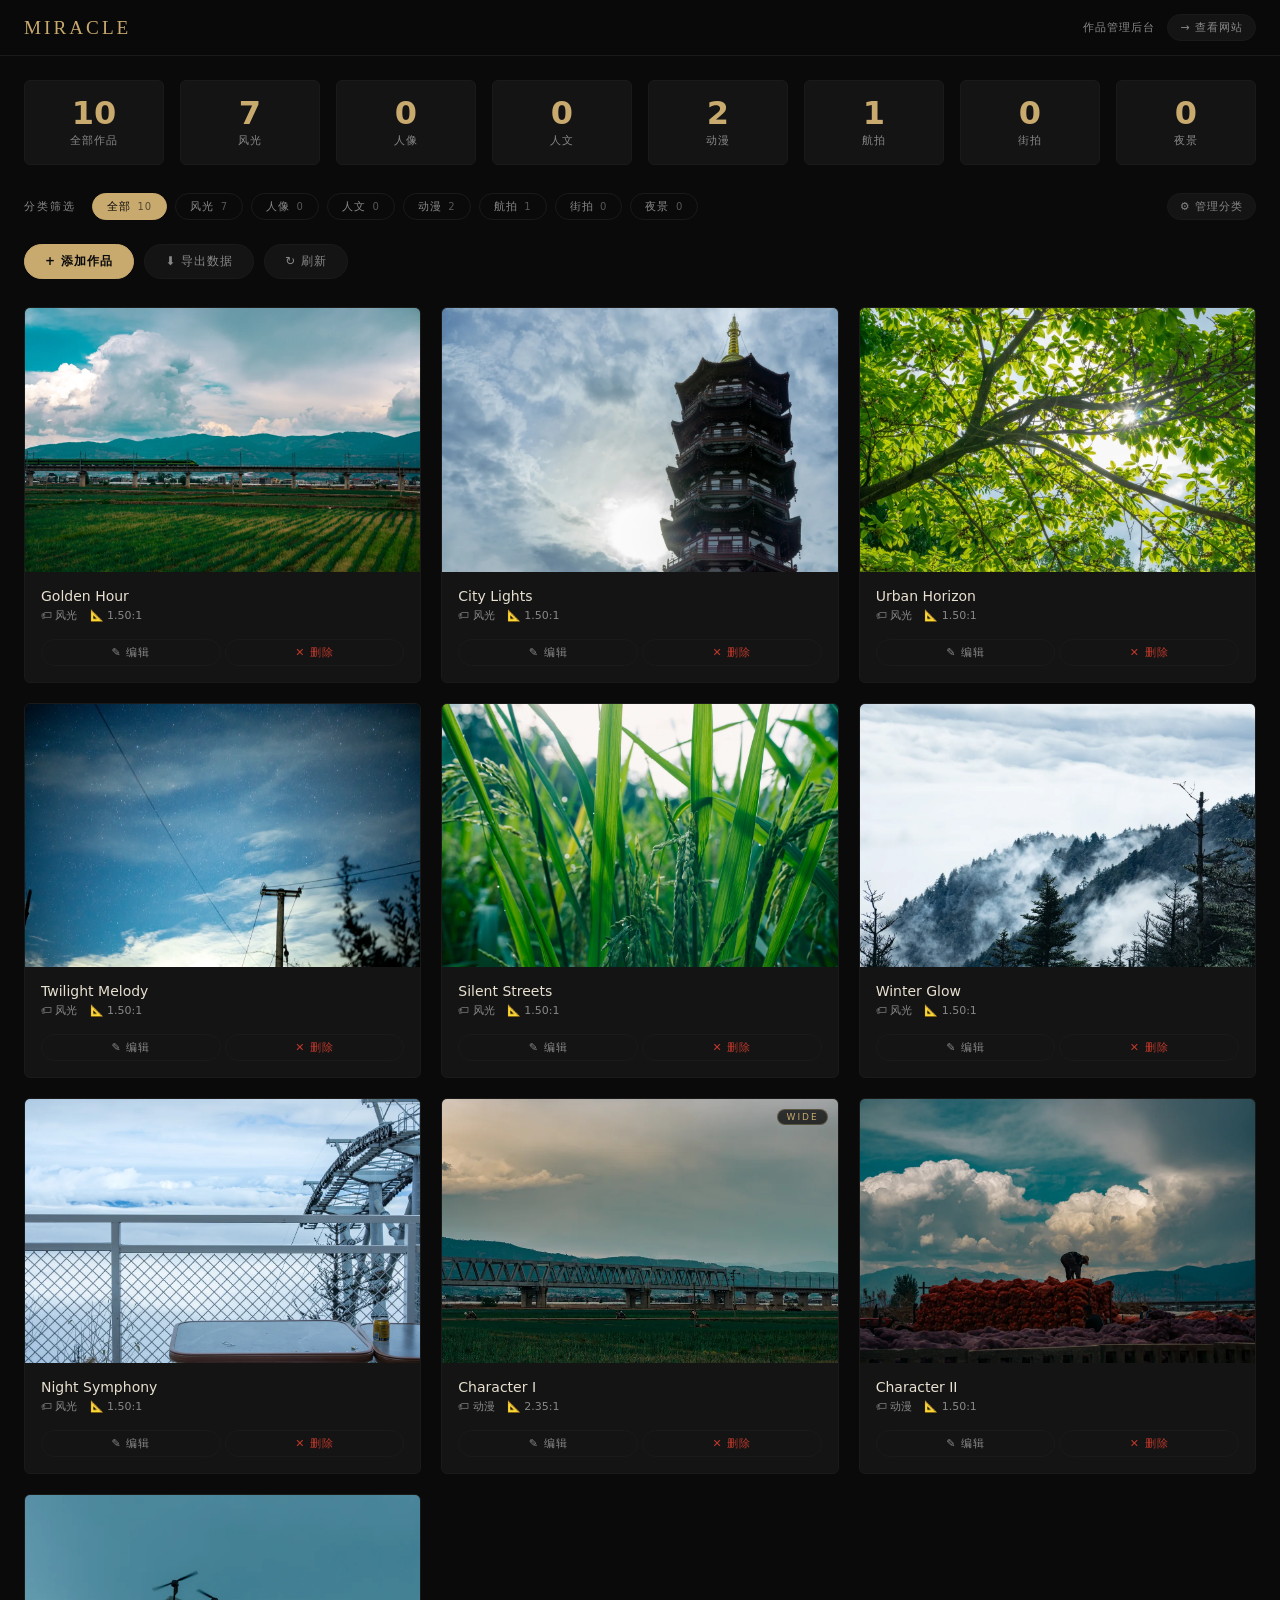
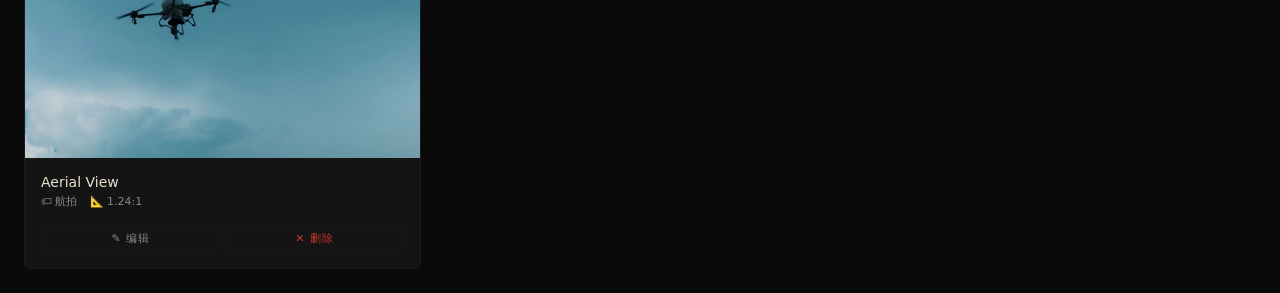
<file: admin.html>
<!DOCTYPE html>
<html lang="zh-CN">
<head>
<meta charset="UTF-8">
<meta name="viewport" content="width=device-width, initial-scale=1.0">
<title>作品管理后台 — Miracle Photography</title>
<style>
/* ===== Reset & Theme ===== */
*,*::before,*::after{box-sizing:border-box;margin:0;padding:0}
:root{
  --bg:#0A0A0A;--surface:#141414;--gold:#C8A96E;--gold-dim:rgba(200,169,110,0.15);
  --text:#E8E0D0;--text-dim:#888;--text-weak:#555;--border:#1A1A1A;
  --danger:#C0392B;--danger-bg:rgba(192,57,43,0.1);--success:#27AE60;
  --radius:6px;
}
body{font-family:system-ui,-apple-system,sans-serif;background:var(--bg);color:var(--text);min-height:100vh;-webkit-font-smoothing:antialiased}
a{color:var(--gold);text-decoration:none}
button{cursor:pointer;font-family:inherit}

/* ===== Layout ===== */
.topbar{
  position:sticky;top:0;z-index:100;background:rgba(10,10,10,0.92);backdrop-filter:blur(12px);
  border-bottom:0.5px solid var(--border);padding:0 24px;display:flex;align-items:center;justify-content:space-between;height:56px;
}
.topbar h1{font-family:'Playfair Display',Georgia,serif;font-size:1.2rem;color:var(--gold);letter-spacing:3px;font-weight:400}
.topbar-actions{display:flex;gap:12px;align-items:center}
.btn{
  padding:8px 20px;border-radius:20px;font-size:12px;font-weight:500;letter-spacing:1px;
  border:0.5px solid var(--border);background:var(--surface);color:var(--text-dim);
  transition:all 0.25s ease;display:inline-flex;align-items:center;gap:6px;
}
.btn:hover{color:var(--text);border-color:var(--text-dim)}
.btn-primary{background:var(--gold);color:var(--bg);border-color:var(--gold);font-weight:600}
.btn-primary:hover{background:#d4b47a;color:var(--bg)}
.btn-danger{color:var(--danger)}
.btn-danger:hover{background:var(--danger-bg);border-color:var(--danger)}
.btn-sm{padding:5px 12px;font-size:11px}
.btn-icon{width:32px;height:32px;padding:0;display:inline-flex;align-items:center;justify-content:center;border-radius:50%}

.container{max-width:1400px;margin:0 auto;padding:24px}

/* ===== Stats Bar ===== */
.stats-bar{
  display:flex;gap:16px;margin-bottom:28px;flex-wrap:wrap;
}
.stat-card{
  flex:1;min-width:120px;background:var(--surface);border-radius:var(--radius);
  border:0.5px solid var(--border);padding:16px 20px;text-align:center;
}
.stat-num{font-size:2rem;font-weight:600;color:var(--gold);line-height:1}
.stat-label{font-size:11px;color:var(--text-dim);letter-spacing:1px;margin-top:4px;text-transform:uppercase}

/* ===== Tag Chips ===== */
.tag-bar{display:flex;gap:8px;flex-wrap:wrap;margin-bottom:24px;align-items:center}
.tag-bar-label{font-size:11px;color:var(--text-dim);letter-spacing:2px;text-transform:uppercase;margin-right:8px}
.tag-chip{
  padding:5px 14px;border-radius:14px;font-size:11px;letter-spacing:1px;
  border:0.5px solid var(--border);color:var(--text-dim);transition:all 0.2s ease;
}
.tag-chip:hover,.tag-chip.active{border-color:var(--gold);color:var(--gold);background:var(--gold-dim)}
.tag-chip.active{background:var(--gold);color:var(--bg);border-color:var(--gold)}
.tag-chip .count{font-size:10px;opacity:0.6;margin-left:2px}

/* ===== Photo Grid ===== */
.photo-grid{display:grid;grid-template-columns:repeat(auto-fill,minmax(300px,1fr));gap:20px}
.photo-card{
  background:var(--surface);border-radius:var(--radius);border:0.5px solid var(--border);
  overflow:hidden;transition:all 0.3s ease;position:relative;
}
.photo-card:hover{border-color:#333;box-shadow:0 8px 32px rgba(0,0,0,0.4)}
.photo-card .thumb-wrap{position:relative;overflow:hidden;aspect-ratio:3/2;background:#111}
.photo-card .thumb-wrap img{width:100%;height:100%;object-fit:cover;transition:transform 0.4s ease}
.photo-card:hover .thumb-wrap img{transform:scale(1.04)}
.photo-card .card-body{padding:16px}
.photo-card .card-title{font-size:14px;font-weight:500;color:var(--text);margin-bottom:4px}
.photo-card .card-meta{font-size:11px;color:var(--text-dim);display:flex;gap:12px}
.photo-card .card-meta span{display:inline-flex;align-items:center;gap:3px}
.photo-card .card-actions{display:flex;gap:4px;padding:0 16px 16px}
.photo-card .card-actions .btn{flex:1;justify-content:center}
.photo-card .widescreen-badge{
  position:absolute;top:10px;right:10px;background:rgba(0,0,0,0.7);color:var(--gold);
  font-size:9px;letter-spacing:2px;padding:2px 8px;border-radius:10px;border:0.5px solid rgba(200,169,110,0.3);
}

/* ===== Empty State ===== */
.empty-state{text-align:center;padding:80px 20px;grid-column:1/-1}
.empty-state .icon{font-size:48px;margin-bottom:16px;opacity:0.3}
.empty-state p{color:var(--text-weak);font-size:13px}

/* ===== Modal ===== */
.modal-overlay{
  position:fixed;inset:0;z-index:200;background:rgba(0,0,0,0.8);backdrop-filter:blur(4px);
  display:flex;align-items:center;justify-content:center;opacity:0;pointer-events:none;transition:opacity 0.3s ease;
}
.modal-overlay.open{opacity:1;pointer-events:auto}
.modal{
  background:var(--surface);border-radius:var(--radius);border:0.5px solid var(--border);
  width:90%;max-width:560px;max-height:90vh;overflow-y:auto;box-shadow:0 20px 60px rgba(0,0,0,0.6);
}
.modal-header{
  padding:20px 24px;border-bottom:0.5px solid var(--border);
  display:flex;align-items:center;justify-content:space-between;
}
.modal-header h2{font-size:16px;font-weight:500;letter-spacing:1px}
.modal-close{width:32px;height:32px;border-radius:50%;border:0.5px solid var(--border);background:none;color:var(--text-dim);font-size:18px;transition:all 0.2s}
.modal-close:hover{color:var(--text);border-color:var(--text-dim)}
.modal-body{padding:24px}
.modal-footer{padding:16px 24px;border-top:0.5px solid var(--border);display:flex;justify-content:flex-end;gap:10px}

/* ===== Form ===== */
.form-group{margin-bottom:18px}
.form-label{display:block;font-size:11px;color:var(--text-dim);letter-spacing:1px;text-transform:uppercase;margin-bottom:6px}
.form-input,.form-select{
  width:100%;padding:10px 14px;background:var(--bg);border:0.5px solid var(--border);
  border-radius:var(--radius);color:var(--text);font-size:13px;font-family:inherit;transition:border-color 0.2s;
}
.form-input:focus,.form-select:focus{outline:none;border-color:var(--gold)}
.form-select option{background:var(--surface);color:var(--text)}
.form-hint{font-size:10px;color:var(--text-weak);margin-top:4px}

/* Upload Zone */
.upload-zone{
  border:1px dashed var(--border);border-radius:var(--radius);padding:32px;text-align:center;
  transition:all 0.3s ease;cursor:pointer;background:var(--bg);
}
.upload-zone:hover,.upload-zone.dragover{border-color:var(--gold);background:var(--gold-dim)}
.upload-zone .icon{font-size:36px;margin-bottom:8px;opacity:0.4}
.upload-zone p{font-size:12px;color:var(--text-dim)}
.upload-zone .preview-img{max-height:180px;margin:12px auto 0;border-radius:4px;display:none}

/* Tag Manager */
.tag-manager{display:flex;gap:8px;flex-wrap:wrap;align-items:center}
.tag-manager-item{
  padding:4px 12px;border-radius:12px;font-size:11px;letter-spacing:1px;
  background:var(--bg);border:0.5px solid var(--border);color:var(--text-dim);
  display:inline-flex;align-items:center;gap:6px;
}
.tag-manager-item .remove-tag{font-size:14px;cursor:pointer;opacity:0.4;transition:opacity 0.2s}
.tag-manager-item .remove-tag:hover{opacity:1;color:var(--danger)}
.tag-manager-add{display:flex;gap:6px}
.tag-manager-add input{padding:4px 10px;background:var(--bg);border:0.5px solid var(--border);border-radius:12px;color:var(--text);font-size:11px;width:100px}
.tag-manager-add input:focus{outline:none;border-color:var(--gold)}

/* Toast */
.toast{
  position:fixed;bottom:24px;right:24px;z-index:300;padding:12px 24px;border-radius:var(--radius);
  font-size:13px;font-weight:500;color:#fff;background:#1a1a1a;border:0.5px solid var(--border);
  box-shadow:0 8px 24px rgba(0,0,0,0.5);transform:translateY(100px);opacity:0;transition:all 0.3s ease;
}
.toast.show{transform:translateY(0);opacity:1}
.toast.success{border-color:var(--success);color:var(--success)}
.toast.error{border-color:var(--danger);color:var(--danger)}

/* ===== Responsive ===== */
@media(max-width:768px){
  .photo-grid{grid-template-columns:1fr}
  .topbar{padding:0 12px}
  .topbar h1{font-size:1rem;letter-spacing:2px}
  .stats-bar{flex-wrap:wrap}
  .stat-card{min-width:80px;padding:12px}
  .stat-num{font-size:1.5rem}
  .modal{max-width:95vw}
}
</style>
</head>
<body>

<!-- ===== Topbar ===== -->
<header class="topbar">
  <h1>MIRACLE</h1>
  <div class="topbar-actions">
    <span style="font-size:11px;color:var(--text-dim);letter-spacing:1px">作品管理后台</span>
    <a href="index.html" class="btn btn-sm" target="_blank">→ 查看网站</a>
  </div>
</header>

<div class="container">

  <!-- ===== Stats ===== -->
  <div class="stats-bar" id="statsBar"></div>

  <!-- ===== Tag Filter ===== -->
  <div class="tag-bar" id="tagBar">
    <span class="tag-bar-label">分类筛选</span>
  </div>

  <!-- ===== Actions ===== -->
  <div style="display:flex;gap:10px;margin-bottom:28px;flex-wrap:wrap">
    <button class="btn btn-primary" onclick="openAddModal()">+ 添加作品</button>
    <button class="btn" onclick="exportData()">⬇ 导出数据</button>
    <button class="btn" id="btnRefresh" onclick="location.reload()">↻ 刷新</button>
  </div>

  <!-- ===== Photo Grid ===== -->
  <div class="photo-grid" id="photoGrid"></div>
</div>

<!-- ===== Add/Edit Modal ===== -->
<div class="modal-overlay" id="modalOverlay">
  <div class="modal" id="modal">
    <div class="modal-header">
      <h2 id="modalTitle">添加作品</h2>
      <button class="modal-close" onclick="closeModal()">&times;</button>
    </div>
    <div class="modal-body">
      <!-- Upload -->
      <div class="form-group" id="uploadGroup">
        <label class="form-label">上传照片</label>
        <div class="upload-zone" id="uploadZone" onclick="document.getElementById('fileInput').click()">
          <div class="icon">📁</div>
          <p>点击或拖拽上传 JPG/PNG 照片</p>
          <img class="preview-img" id="previewImg">
        </div>
        <input type="file" id="fileInput" accept="image/jpeg,image/png" style="display:none" onchange="handleFileSelect(this)">
      </div>
      <!-- Title -->
      <div class="form-group">
        <label class="form-label">作品标题</label>
        <input class="form-input" id="inputTitle" placeholder="给作品起个名字...">
      </div>
      <!-- Tag -->
      <div class="form-group">
        <label class="form-label">分类标签</label>
        <select class="form-select" id="inputTag"></select>
      </div>
      <!-- Current thumb -->
      <div class="form-group" id="thumbInfo" style="display:none">
        <label class="form-label">当前缩略图</label>
        <div class="form-hint" id="thumbPath"></div>
      </div>
      <!-- Hidden fields -->
      <input type="hidden" id="inputFile">
      <input type="hidden" id="inputThumb">
      <input type="hidden" id="inputAspect">
      <input type="hidden" id="editIndex" value="-1">
    </div>
    <div class="modal-footer">
      <button class="btn" onclick="closeModal()">取消</button>
      <button class="btn btn-primary" id="btnSave" onclick="savePhoto()">保存</button>
    </div>
  </div>
</div>

<!-- ===== Tag Management Modal ===== -->
<div class="modal-overlay" id="tagModalOverlay">
  <div class="modal" style="max-width:440px">
    <div class="modal-header">
      <h2>管理分类</h2>
      <button class="modal-close" onclick="closeTagModal()">&times;</button>
    </div>
    <div class="modal-body">
      <p class="form-hint" style="margin-bottom:16px">添加或移除照片分类标签（至少保留一个）</p>
      <div class="tag-manager" id="tagManagerList"></div>
      <div class="tag-manager-add" style="margin-top:12px">
        <input type="text" id="newTagInput" placeholder="新分类名..." onkeydown="if(event.key==='Enter')addTag()">
        <button class="btn btn-sm btn-primary" onclick="addTag()">添加</button>
      </div>
    </div>
    <div class="modal-footer">
      <button class="btn" onclick="closeTagModal()">完成</button>
    </div>
  </div>
</div>

<!-- ===== Toast ===== -->
<div class="toast" id="toast"></div>

<script>
/* ==========================================
   Admin Panel — 照片管理后台
   ========================================== */

var photos = [];
var tags = ['landscape','portrait','humanistic','anime','drone','street','night'];
var tagLabels = { landscape:'风光',portrait:'人像',humanistic:'人文',anime:'动漫',drone:'航拍',street:'街拍',night:'夜景' };
var currentFilter = 'all';
var editingIndex = -1;
var uploadedFile = null;
var generatedThumbBlob = null;

/* ===== localStorage keys ===== */
var LS_PHOTOS = 'miracle_photos';
var LS_TAGS = 'miracle_tags';
var LS_TAGLABELS = 'miracle_tag_labels';

/* ===== Init ===== */
loadPhotos();

var DEFAULT_PHOTOS = [
  { file:'photos/00-2923.webp',thumb:'thumbs/00-2923.webp',tag:'landscape',title:'Golden Hour',aspectRatio:1.50 },
  { file:'photos/00-3279.webp',thumb:'thumbs/00-3279.webp',tag:'landscape',title:'City Lights',aspectRatio:1.50 },
  { file:'photos/00-3531.webp',thumb:'thumbs/00-3531.webp',tag:'landscape',title:'Urban Horizon',aspectRatio:1.50 },
  { file:'photos/00-4361.webp',thumb:'thumbs/00-4361.webp',tag:'landscape',title:'Twilight Melody',aspectRatio:1.50 },
  { file:'photos/00-4443.webp',thumb:'thumbs/00-4443.webp',tag:'landscape',title:'Silent Streets',aspectRatio:1.50 },
  { file:'photos/00-4561.webp',thumb:'thumbs/00-4561.webp',tag:'landscape',title:'Winter Glow',aspectRatio:1.50 },
  { file:'photos/00-4793.webp',thumb:'thumbs/00-4793.webp',tag:'landscape',title:'Night Symphony',aspectRatio:1.50 },
  { file:'photos/动漫1-2939.webp',thumb:'thumbs/动漫1-2939.webp',tag:'anime',title:'Character I',aspectRatio:2.35 },
  { file:'photos/动漫2-2940.webp',thumb:'thumbs/动漫2-2940.webp',tag:'anime',title:'Character II',aspectRatio:1.50 },
  { file:'photos/无人机1-2937.webp',thumb:'thumbs/无人机1-2937.webp',tag:'drone',title:'Aerial View',aspectRatio:1.24 }
];

function loadPhotos(){
  // 1. 从 localStorage 加载
  var cached = localStorage.getItem(LS_PHOTOS);
  if(cached){
    try {
      photos = JSON.parse(cached);
      if(photos && photos.length > 0){
        loadTagsFromStorage();
        extractTags();
        render();
        return;
      }
    } catch(e){}
  }

  // 2. 兜底：内置数据 + 写入localStorage
  photos = DEFAULT_PHOTOS.slice();
  saveToStorage();
  loadTagsFromStorage();
  extractTags();
  render();
}

function loadTagsFromStorage(){
  var t = localStorage.getItem(LS_TAGS);
  if(t){
    try { tags = JSON.parse(t); } catch(e){}
  }
  var l = localStorage.getItem(LS_TAGLABELS);
  if(l){
    try { tagLabels = JSON.parse(l); } catch(e){}
  }
}

function saveToStorage(){
  localStorage.setItem(LS_PHOTOS, JSON.stringify(photos));
  localStorage.setItem(LS_TAGS, JSON.stringify(tags));
  localStorage.setItem(LS_TAGLABELS, JSON.stringify(tagLabels));
  // 触发同源其他标签页的 storage 事件
  window.dispatchEvent(new StorageEvent('storage', { key: LS_PHOTOS }));
}

function extractTags(){
  var set = {};
  photos.forEach(function(p){ if(p.tag) set[p.tag]=true; });
  // merge with existing
  Object.keys(set).forEach(function(t){ if(tags.indexOf(t)===-1) tags.push(t); });
}

/* ===== Render ===== */
function render(){
  renderStats();
  renderTags();
  renderGrid();
}

function renderStats(){
  var all = photos.length;
  var counts = {};
  photos.forEach(function(p){ counts[p.tag] = (counts[p.tag]||0)+1; });
  var html = '<div class="stat-card"><div class="stat-num">'+all+'</div><div class="stat-label">全部作品</div></div>';
  tags.forEach(function(t){
    html += '<div class="stat-card"><div class="stat-num">'+(counts[t]||0)+'</div><div class="stat-label">'+(tagLabels[t]||t)+'</div></div>';
  });
  document.getElementById('statsBar').innerHTML = html;
}

function renderTags(){
  var bar = document.getElementById('tagBar');
  var html = '<span class="tag-bar-label">分类筛选</span>';
  html += '<span class="tag-chip'+(currentFilter==='all'?' active':'')+'" onclick="setFilter(\'all\')">全部 <span class="count">'+photos.length+'</span></span>';
  tags.forEach(function(t){
    var count = photos.filter(function(p){ return p.tag===t; }).length;
    html += '<span class="tag-chip'+(currentFilter===t?' active':'')+'" onclick="setFilter(\''+t+'\')">'+(tagLabels[t]||t)+' <span class="count">'+count+'</span></span>';
  });
  html += '<button class="btn btn-sm" style="margin-left:auto" onclick="openTagModal()">⚙ 管理分类</button>';
  bar.innerHTML = html;
}

function renderGrid(){
  var grid = document.getElementById('photoGrid');
  var filtered = currentFilter === 'all' ? photos : photos.filter(function(p){ return p.tag === currentFilter; });

  if(filtered.length === 0){
    grid.innerHTML = '<div class="empty-state"><div class="icon">📷</div><p>还没有作品，点击上方按钮添加</p></div>';
    return;
  }

  var html = '';
  filtered.forEach(function(p, idx){
    var realIdx = photos.indexOf(p);
    var isWide = p.aspectRatio && p.aspectRatio > 2.0;
    html += '<div class="photo-card">';
    html += '<div class="thumb-wrap">';
    html += '<img src="'+p.thumb+'" alt="'+p.title+'" loading="lazy">';
    if(isWide) html += '<span class="widescreen-badge">WIDE</span>';
    html += '</div>';
    html += '<div class="card-body">';
    html += '<div class="card-title">'+escHtml(p.title||'未命名')+'</div>';
    html += '<div class="card-meta">';
    html += '<span>🏷 '+(tagLabels[p.tag]||p.tag)+'</span>';
    html += '<span>📐 '+p.aspectRatio.toFixed(2)+':1</span>';
    html += '</div></div>';
    html += '<div class="card-actions">';
    html += '<button class="btn btn-sm" onclick="openEditModal('+realIdx+')">✎ 编辑</button>';
    html += '<button class="btn btn-sm btn-danger" onclick="deletePhoto('+realIdx+')">✕ 删除</button>';
    html += '</div></div>';
  });
  grid.innerHTML = html;
}

/* ===== Filter ===== */
function setFilter(tag){ currentFilter = tag; render(); }

/* ===== Add Modal ===== */
function openAddModal(){
  editingIndex = -1;
  uploadedFile = null;
  generatedThumbBlob = null;
  document.getElementById('modalTitle').textContent = '添加作品';
  document.getElementById('inputTitle').value = '';
  document.getElementById('inputFile').value = '';
  document.getElementById('inputThumb').value = '';
  document.getElementById('inputAspect').value = '';
  document.getElementById('editIndex').value = '-1';
  document.getElementById('previewImg').style.display = 'none';
  document.getElementById('uploadGroup').style.display = '';
  document.getElementById('thumbInfo').style.display = 'none';
  document.getElementById('btnSave').textContent = '添加';
  populateTagSelect('');
  openModal();
}

function openEditModal(idx){
  editingIndex = idx;
  var p = photos[idx];
  uploadedFile = null;
  generatedThumbBlob = null;
  document.getElementById('modalTitle').textContent = '编辑作品';
  document.getElementById('inputTitle').value = p.title || '';
  document.getElementById('inputFile').value = p.file;
  document.getElementById('inputThumb').value = p.thumb;
  document.getElementById('inputAspect').value = p.aspectRatio;
  document.getElementById('editIndex').value = idx;
  document.getElementById('previewImg').style.display = 'none';
  document.getElementById('uploadGroup').style.display = '';
  document.getElementById('thumbInfo').style.display = '';
  document.getElementById('thumbPath').textContent = p.thumb;
  document.getElementById('btnSave').textContent = '保存修改';
  populateTagSelect(p.tag);
  openModal();
}

function populateTagSelect(current){
  var sel = document.getElementById('inputTag');
  sel.innerHTML = '';
  tags.forEach(function(t){
    sel.innerHTML += '<option value="'+t+'"'+(t===current?' selected':'')+'>'+(tagLabels[t]||t)+'</option>';
  });
}

/* ===== File Upload ===== */
function handleFileSelect(input){
  if(!input.files || !input.files[0]) return;
  var file = input.files[0];
  if(!file.type.match(/image\/(jpeg|png)/)){ toast('仅支持 JPG/PNG 格式','error'); return; }
  uploadedFile = file;

  var reader = new FileReader();
  reader.onload = function(e){
    var preview = document.getElementById('previewImg');
    preview.src = e.target.result;
    preview.style.display = 'block';

    // 自动检测宽高比
    var img = new Image();
    img.onload = function(){
      var ratio = img.width / img.height;
      ratio = Math.round(ratio * 100) / 100;
      document.getElementById('inputAspect').value = ratio;
      // 生成文件名
      var name = file.name.replace(/\.[^.]+$/,'');
      document.getElementById('inputFile').value = 'photos/' + file.name;
      document.getElementById('inputThumb').value = 'thumbs/' + name + '.webp';
      if(!document.getElementById('inputTitle').value){
        document.getElementById('inputTitle').value = name;
      }
      // 生成缩略图
      generateThumb(img);
    };
    img.src = e.target.result;
  };
  reader.readAsDataURL(file);
}

function generateThumb(img){
  var canvas = document.createElement('canvas');
  var maxW = 1200;
  var w = maxW;
  var h = Math.round(img.height * maxW / img.width);
  canvas.width = w;
  canvas.height = h;
  var ctx = canvas.getContext('2d');
  ctx.drawImage(img, 0, 0, w, h);
  canvas.toBlob(function(blob){
    generatedThumbBlob = blob;
    toast('✓ 缩略图已生成 ('+w+'x'+h+')', 'success');
  }, 'image/webp', 0.85);
}

/* ===== Save ===== */
function savePhoto(){
  var title = document.getElementById('inputTitle').value.trim();
  var tag = document.getElementById('inputTag').value;
  var file = document.getElementById('inputFile').value.trim();
  var thumb = document.getElementById('inputThumb').value.trim();
  var ratio = parseFloat(document.getElementById('inputAspect').value) || 1.5;

  if(!file){ toast('请先上传照片','error'); return; }
  if(!title){ toast('请输入作品标题','error'); return; }

  var photo = { file:file, thumb:thumb, tag:tag, title:title, aspectRatio:ratio };

  if(editingIndex >= 0){
    photos[editingIndex] = photo;
    toast('✓ 作品已更新，主站已同步', 'success');
  } else {
    photos.push(photo);
    toast('✓ 作品已添加，主站已同步', 'success');
  }

  saveToStorage();
  closeModal();
  render();

  // 提示用户导出
  if(generatedThumbBlob){
    setTimeout(function(){
      toast('💡 记得点击"导出数据"保存修改！', 'success');
    }, 500);
  }
}

/* ===== Delete ===== */
function deletePhoto(idx){
  var p = photos[idx];
  if(!confirm('确定删除 "'+p.title+'" 吗？\n\n此操作只从数据中移除，不会删除硬盘上的文件。')) return;
  photos.splice(idx, 1);
  saveToStorage();
  toast('✓ 已删除，主站已同步', 'success');
  render();
}

/* ===== Export ===== */
function exportData(){
  var json = JSON.stringify(photos, null, 2);
  downloadFile('photos.json', json, 'application/json');
  toast('✓ photos.json 已下载，请放入 data/ 文件夹', 'success');

  // 如果有生成的缩略图未保存，逐一提示下载
  if(generatedThumbBlob){
    setTimeout(function(){
      var url = URL.createObjectURL(generatedThumbBlob);
      var a = document.createElement('a');
      var thumbPath = document.getElementById('inputThumb').value;
      a.href = url;
      a.download = thumbPath.split('/').pop();
      a.click();
      URL.revokeObjectURL(url);
      generatedThumbBlob = null;
      toast('✓ 缩略图已下载，请放入 thumbs/ 文件夹', 'success');
    }, 300);
  }
}

function downloadFile(filename, content, type){
  var blob = new Blob([content], { type: type });
  var url = URL.createObjectURL(blob);
  var a = document.createElement('a');
  a.href = url;
  a.download = filename;
  document.body.appendChild(a);
  a.click();
  document.body.removeChild(a);
  URL.revokeObjectURL(url);
}

/* ===== Tag Management ===== */
function openTagModal(){
  document.getElementById('tagModalOverlay').classList.add('open');
  renderTagManager();
}
function closeTagModal(){
  document.getElementById('tagModalOverlay').classList.remove('open');
  render();
}
function renderTagManager(){
  var list = document.getElementById('tagManagerList');
  var html = '';
  tags.forEach(function(t){
    var count = photos.filter(function(p){ return p.tag === t; }).length;
    html += '<div class="tag-manager-item">';
    html += escHtml(tagLabels[t]||t) + ' <span style="color:var(--text-weak);font-size:10px">('+count+')</span>';
    if(tags.length > 1){
      html += '<span class="remove-tag" onclick="removeTag(\''+t+'\')" title="删除此分类">&times;</span>';
    }
    html += '</div>';
  });
  list.innerHTML = html;
}
function addTag(){
  var input = document.getElementById('newTagInput');
  var val = input.value.trim().toLowerCase().replace(/\s+/g,'-');
  if(!val || tags.indexOf(val) !== -1){ input.value=''; return; }
  tags.push(val);
  tagLabels[val] = input.value.trim();
  input.value = '';
  saveToStorage();
  renderTagManager();
}
function removeTag(tag){
  if(tags.length <= 1){ toast('至少保留一个分类','error'); return; }
  var count = photos.filter(function(p){ return p.tag === tag; }).length;
  if(count > 0 && !confirm('分类 "'+tag+'" 下有 '+count+' 张作品。\n删除后这些作品将变为"未分类"。确认删除？')) return;
  tags = tags.filter(function(t){ return t !== tag; });
  photos.forEach(function(p){ if(p.tag === tag) p.tag = tags[0]; });
  saveToStorage();
  renderTagManager();
}

/* ===== Modal ===== */
function openModal(){ document.getElementById('modalOverlay').classList.add('open'); }
function closeModal(){ document.getElementById('modalOverlay').classList.remove('open'); }

/* ===== Drag & Drop ===== */
(function(){
  var zone = document.getElementById('uploadZone');
  if(!zone) return;
  zone.addEventListener('dragover',function(e){ e.preventDefault(); zone.classList.add('dragover'); });
  zone.addEventListener('dragleave',function(){ zone.classList.remove('dragover'); });
  zone.addEventListener('drop',function(e){
    e.preventDefault();
    zone.classList.remove('dragover');
    if(e.dataTransfer.files && e.dataTransfer.files[0]){
      handleFileSelect({ files: e.dataTransfer.files });
    }
  });
})();

/* ===== Helpers ===== */
function escHtml(s){ return String(s).replace(/&/g,'&amp;').replace(/</g,'&lt;').replace(/>/g,'&gt;').replace(/"/g,'&quot;'); }

function toast(msg, type){
  var t = document.getElementById('toast');
  t.textContent = msg;
  t.className = 'toast '+(type||'');
  // Force reflow
  t.offsetHeight;
  t.classList.add('show');
  clearTimeout(t._timer);
  t._timer = setTimeout(function(){ t.classList.remove('show'); }, 2500);
}

/* ===== Click outside modal to close ===== */
document.getElementById('modalOverlay').addEventListener('click',function(e){
  if(e.target === this) closeModal();
});
document.getElementById('tagModalOverlay').addEventListener('click',function(e){
  if(e.target === this) closeTagModal();
});
</script>

</body>
</html>
</file>
